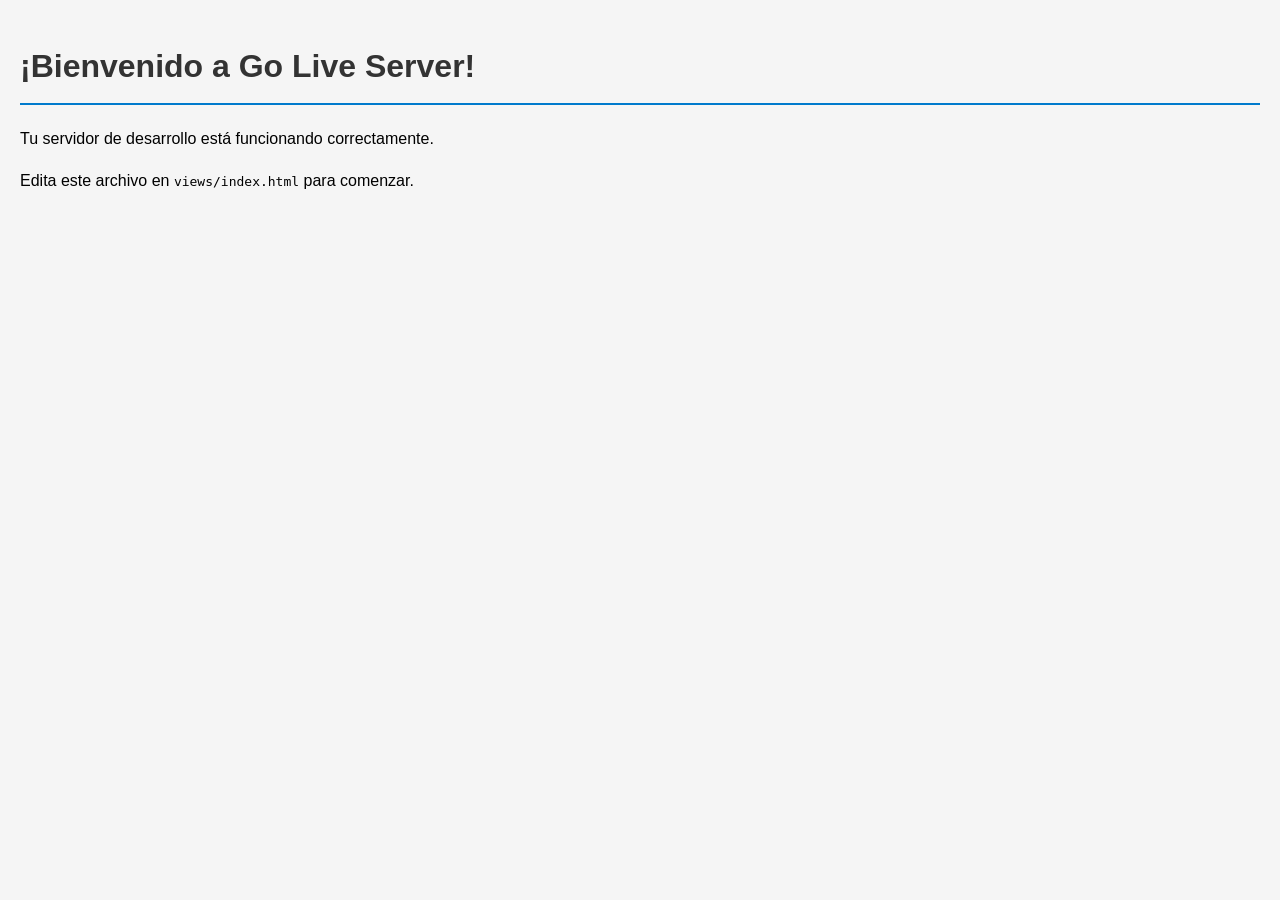
<file: views/index.html>
<!DOCTYPE html>
    <html lang="es">
    <head>
        <meta charset="UTF-8">
        <meta name="viewport" content="width=device-width, initial-scale=1.0">
        <title>Go Live Server - Proyecto</title>
        <link rel="stylesheet" href="/style/styles.css">
    </head>
    <body>
        <h1>¡Bienvenido a Go Live Server!</h1>
        <p>Tu servidor de desarrollo está funcionando correctamente.</p>
        <p>Edita este archivo en <code>views/index.html</code> para comenzar.</p>
        
    </body>
    </html>
</file>
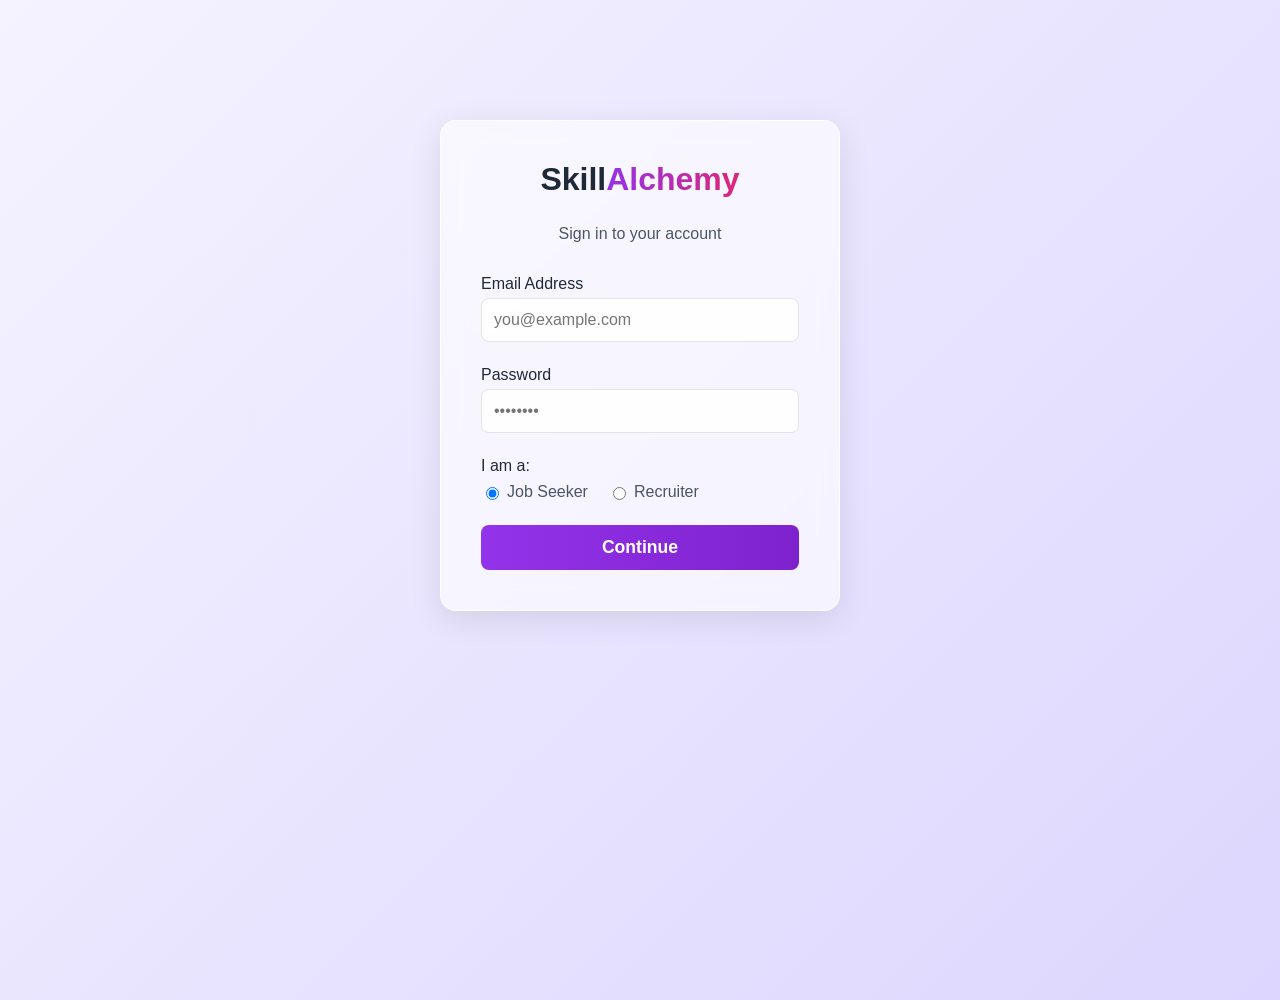
<file: templates/login.html>
<!DOCTYPE html>
<html lang="en">
<head>
    <meta charset="UTF-8">
    <meta name="viewport" content="width=device-width, initial-scale=1.0">
    <title>Skill Alchemy - Login</title>
    <style>
        body { background: linear-gradient(135deg, #f5f3ff, #ddd6fe); color: #1f2937; font-family: 'Segoe UI', Tahoma, Geneva, sans-serif; margin: 0; padding: 0; min-height: 100vh; }
        .login-container { max-width: 400px; margin: 100px auto; text-align: center; padding: 20px; }
        .glass-card { background: rgba(255, 255, 255, 0.6); backdrop-filter: blur(12px); border: 1px solid rgba(255, 255, 255, 0.8); border-radius: 16px; padding: 40px; box-shadow: 0 8px 32px 0 rgba(0, 0, 0, 0.1); }
        .gradient-text { background: linear-gradient(90deg, #9333ea, #db2777); -webkit-background-clip: text; -webkit-text-fill-color: transparent; font-weight: bold; }
        .input-group { margin-bottom: 1.5rem; text-align: left; }
        .input-group input[type="email"], .input-group input[type="password"] { width: 100%; padding: 12px; border-radius: 8px; box-sizing: border-box; border: 1px solid rgba(0, 0, 0, 0.1); background: rgba(255, 255, 255, 0.9); color: #333; margin-top: 5px; font-size: 1rem; }
        .role-selector { display: flex; gap: 20px; margin-top: 8px; }
        .role-selector label { cursor: pointer; font-weight: 500; color: #4b5563; display: flex; align-items: center; gap: 5px; }
        .btn-primary { background: linear-gradient(90deg, #9333ea, #7e22ce); color: white; padding: 12px 24px; border: none; border-radius: 8px; width: 100%; cursor: pointer; font-weight: bold; font-size: 1.1rem; transition: opacity 0.3s; }
        .btn-primary:hover { opacity: 0.9; }
    </style>
</head>
<body>
    <div class="login-container">
        <div class="glass-card">
            <h2 style="font-size: 2rem; margin-top: 0;">Skill<span class="gradient-text">Alchemy</span></h2>
            <p style="margin-bottom: 2rem; color: #4b5563;">Sign in to your account</p>
            <form action="/login_action" method="POST">
                <div class="input-group">
                    <label>Email Address</label>
                    <input type="email" name="email" placeholder="you@example.com" required>
                </div>
                <div class="input-group">
                    <label>Password</label>
                    <input type="password" name="password" placeholder="••••••••" required>
                </div>
                <div class="input-group">
                    <label>I am a:</label>
                    <div class="role-selector">
                        <label><input type="radio" name="role" value="seeker" checked> Job Seeker</label>
                        <label><input type="radio" name="role" value="recruiter"> Recruiter</label>
                    </div>
                </div>
                <button type="submit" class="btn-primary">Continue</button>
            </form>
        </div>
    </div>
</body>
</html>
</file>
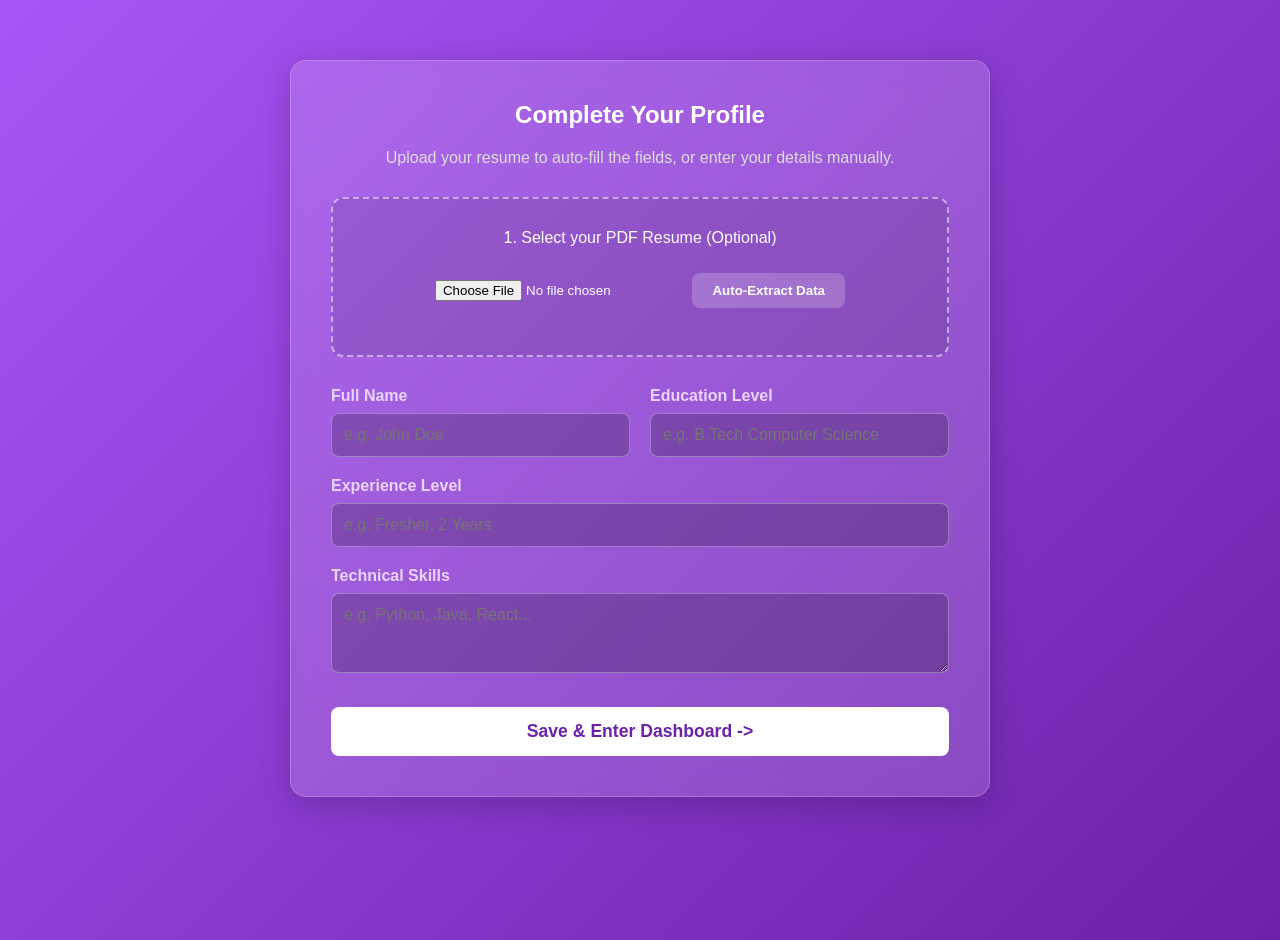
<file: templates/onboarding.html>
<!DOCTYPE html>
<html lang="en">
<head>
    <meta charset="UTF-8">
    <meta name="viewport" content="width=device-width, initial-scale=1.0">
    <title>Skill Alchemy - Setup Profile</title>
    <style>
        body { background: linear-gradient(135deg, #a855f7, #6b21a8); color: white; font-family: 'Segoe UI', Tahoma, Geneva, sans-serif; margin: 0; padding: 0; min-height: 100vh; }
        .onboarding-container { max-width: 700px; margin: 40px auto; padding: 20px; }
        .glass-card { background: rgba(255, 255, 255, 0.15); backdrop-filter: blur(12px); border: 1px solid rgba(255, 255, 255, 0.2); border-radius: 16px; padding: 40px; box-shadow: 0 8px 32px 0 rgba(0, 0, 0, 0.2); }
        .upload-box { border: 2px dashed rgba(255,255,255,0.5); border-radius: 12px; padding: 30px; margin-bottom: 30px; background: rgba(0,0,0,0.1); text-align: center; }
        .form-grid { display: grid; grid-template-columns: 1fr 1fr; gap: 20px; margin-bottom: 20px; }
        .input-group label { font-weight: bold; margin-bottom: 8px; display: block; color: #e9d5ff; }
        .input-group input, .input-group textarea { width: 100%; padding: 12px; border-radius: 8px; box-sizing: border-box; border: 1px solid rgba(255,255,255,0.3); background: rgba(0,0,0,0.2); color: white; font-family: inherit; font-size: 1rem; }
        .input-group textarea { height: 80px; resize: vertical; }
        .btn-primary { background: white; color: #6b21a8; padding: 14px 24px; border: none; border-radius: 8px; cursor: pointer; font-weight: bold; font-size: 1.1rem; width: 100%; }
        .btn-secondary { background: rgba(255,255,255,0.2); color: white; padding: 10px 20px; border: none; border-radius: 8px; cursor: pointer; margin-top: 10px; font-weight: bold; }
    </style>
</head>
<body>
    <div class="onboarding-container">
        <div class="glass-card">
            <h2 style="margin-top: 0; text-align: center;">Complete Your Profile</h2>
            <p style="color: #ddd; margin-bottom: 30px; text-align: center;">Upload your resume to auto-fill the fields, or enter your details manually.</p>
            <div class="upload-box">
                <p style="margin-top: 0;">1. Select your PDF Resume (Optional)</p>
                <input type="file" id="pdfInput" accept=".pdf" style="margin-bottom: 10px;">
                <button class="btn-secondary" onclick="uploadResume()">Auto-Extract Data</button>
                <p id="status-msg" style="color: #fbcfe8; font-size: 0.9rem; margin-top: 10px;"></p>
            </div>
            <form action="/seeker_dashboard" method="POST">
                <div class="form-grid">
                    <div class="input-group">
                        <label>Full Name</label>
                        <input type="text" name="name" id="nameInput" placeholder="e.g. John Doe" required>
                    </div>
                    <div class="input-group">
                        <label>Education Level</label>
                        <input type="text" name="education" id="eduInput" placeholder="e.g. B.Tech Computer Science" required>
                    </div>
                </div>
                <div class="input-group" style="margin-bottom: 20px;">
                    <label>Experience Level</label>
                    <input type="text" name="experience" id="expInput" placeholder="e.g. Fresher, 2 Years" required>
                </div>
                <div class="input-group" style="margin-bottom: 30px;">
                    <label>Technical Skills</label>
                    <textarea name="skills" id="skillsArea" placeholder="e.g. Python, Java, React..." required></textarea>
                </div>
                <button type="submit" class="btn-primary">Save & Enter Dashboard -> </button>
            </form>
        </div>
    </div>
    <script>
        function uploadResume() {
            const fileInput = document.getElementById('pdfInput');
            const statusMsg = document.getElementById('status-msg');
            if(fileInput.files.length === 0) { statusMsg.innerText = "Please select a file first."; return; }
            statusMsg.innerText = "Parsing PDF... Please wait.";
            let formData = new FormData(); formData.append("resume", fileInput.files[0]);
            fetch('/parse_resume', { method: 'POST', body: formData })
            .then(response => response.json())
            .then(data => {
                if(data.error) { statusMsg.innerText = "Error: " + data.error; } 
                else {
                    statusMsg.innerText = "Success! Review and edit your details below.";
                    document.getElementById('nameInput').value = data.name || '';
                    document.getElementById('eduInput').value = data.education || '';
                    document.getElementById('expInput').value = data.experience || '';
                    document.getElementById('skillsArea').value = data.skills || '';
                }
            })
            .catch(error => { statusMsg.innerText = "Server error occurred."; });
        }
    </script>
</body>
</html>
</file>
<file: style/styles.css>
/* Estilos básicos - Go Live Server */
body {
    font-family: 'Segoe UI', Tahoma, Geneva, Verdana, sans-serif;
    margin: 0;
    padding: 20px;
    line-height: 1.6;
    background-color: #f5f5f5;
}

h1 {
    color: #333;
    border-bottom: 2px solid #007acc;
    padding-bottom: 10px;
}
</file>
